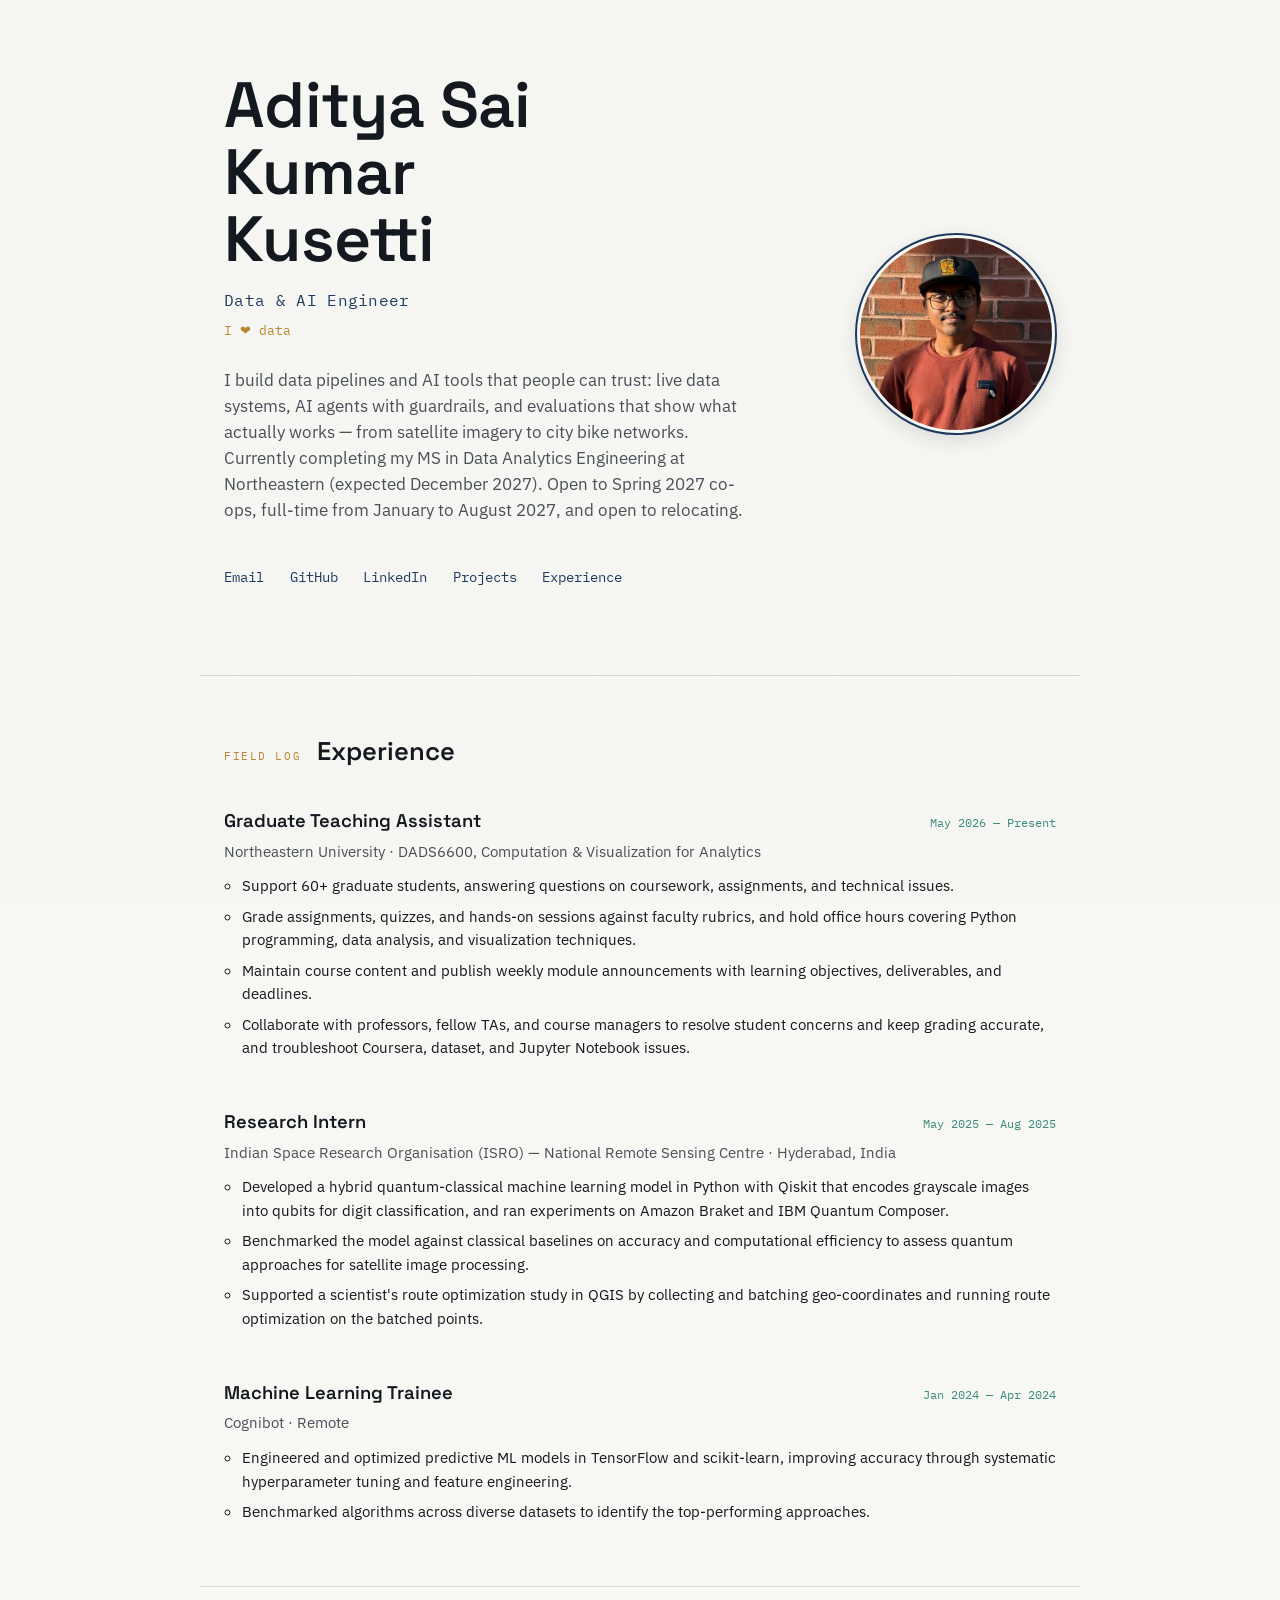
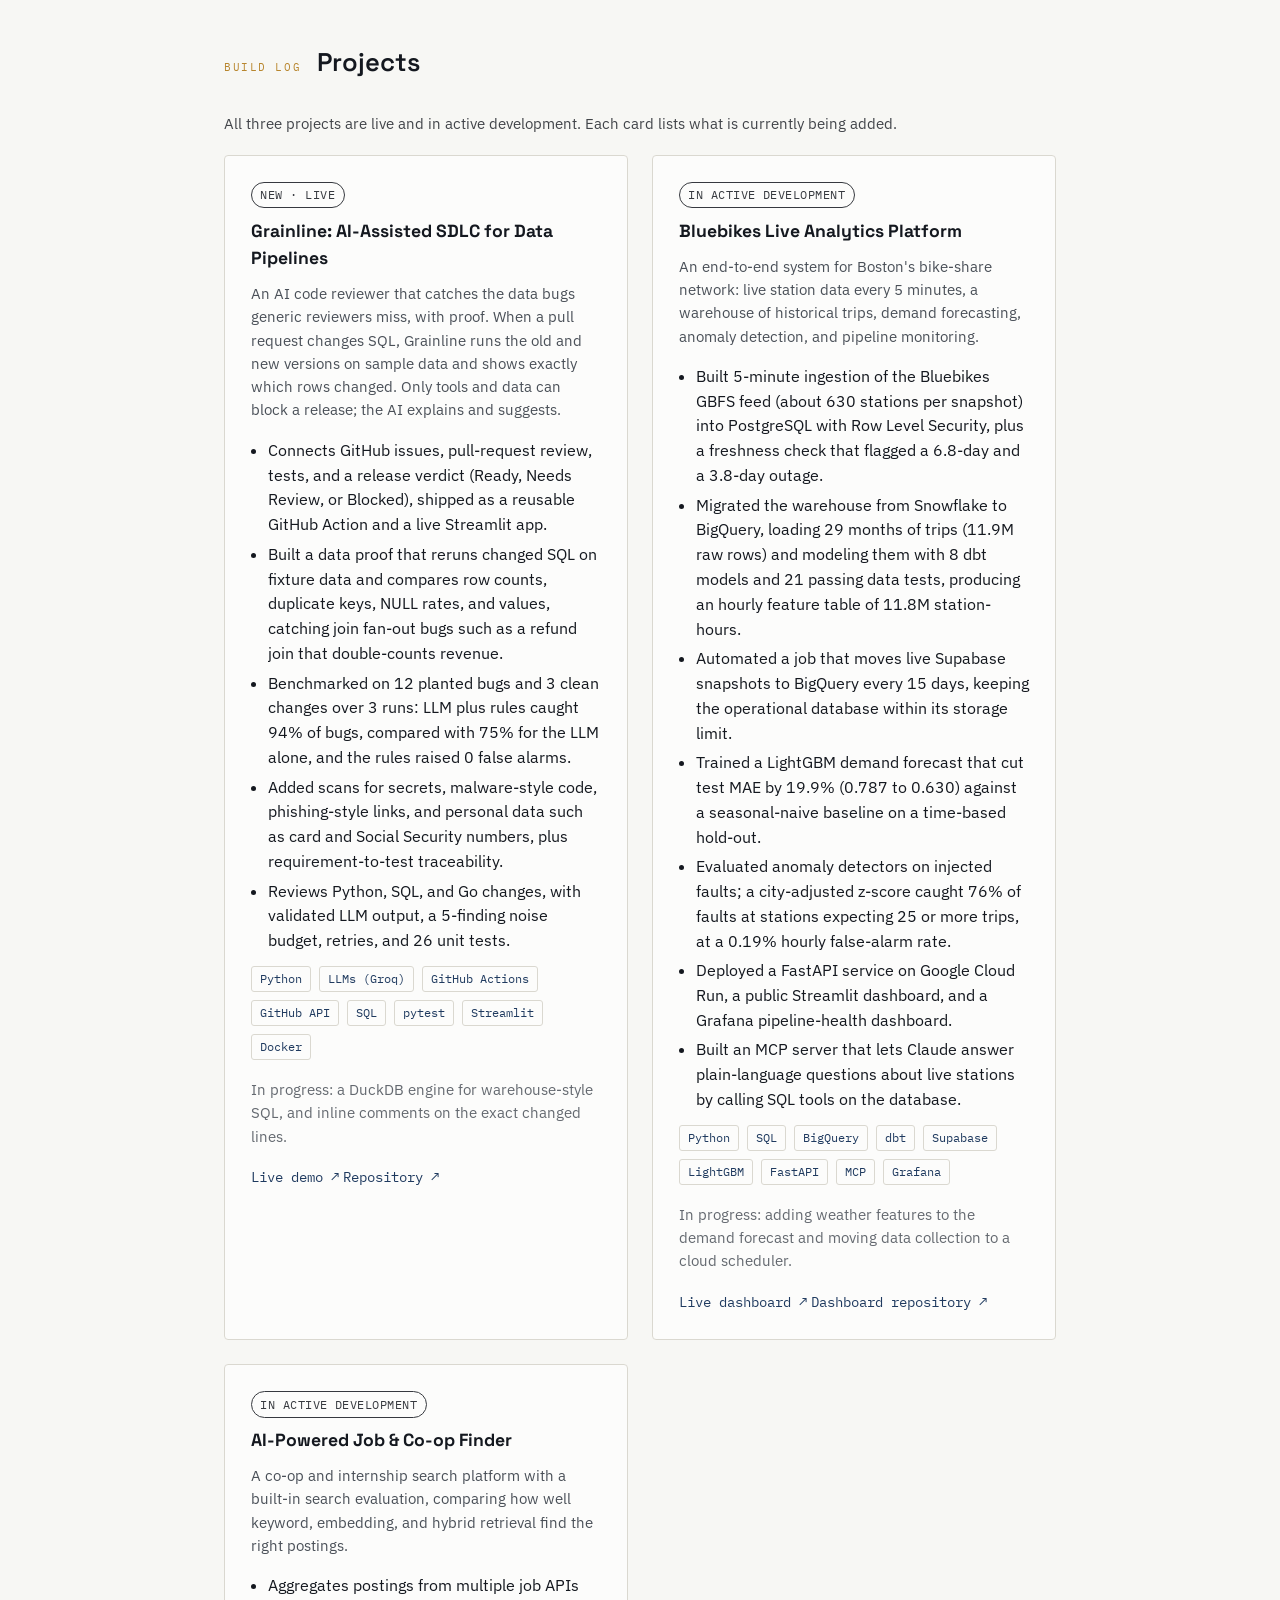
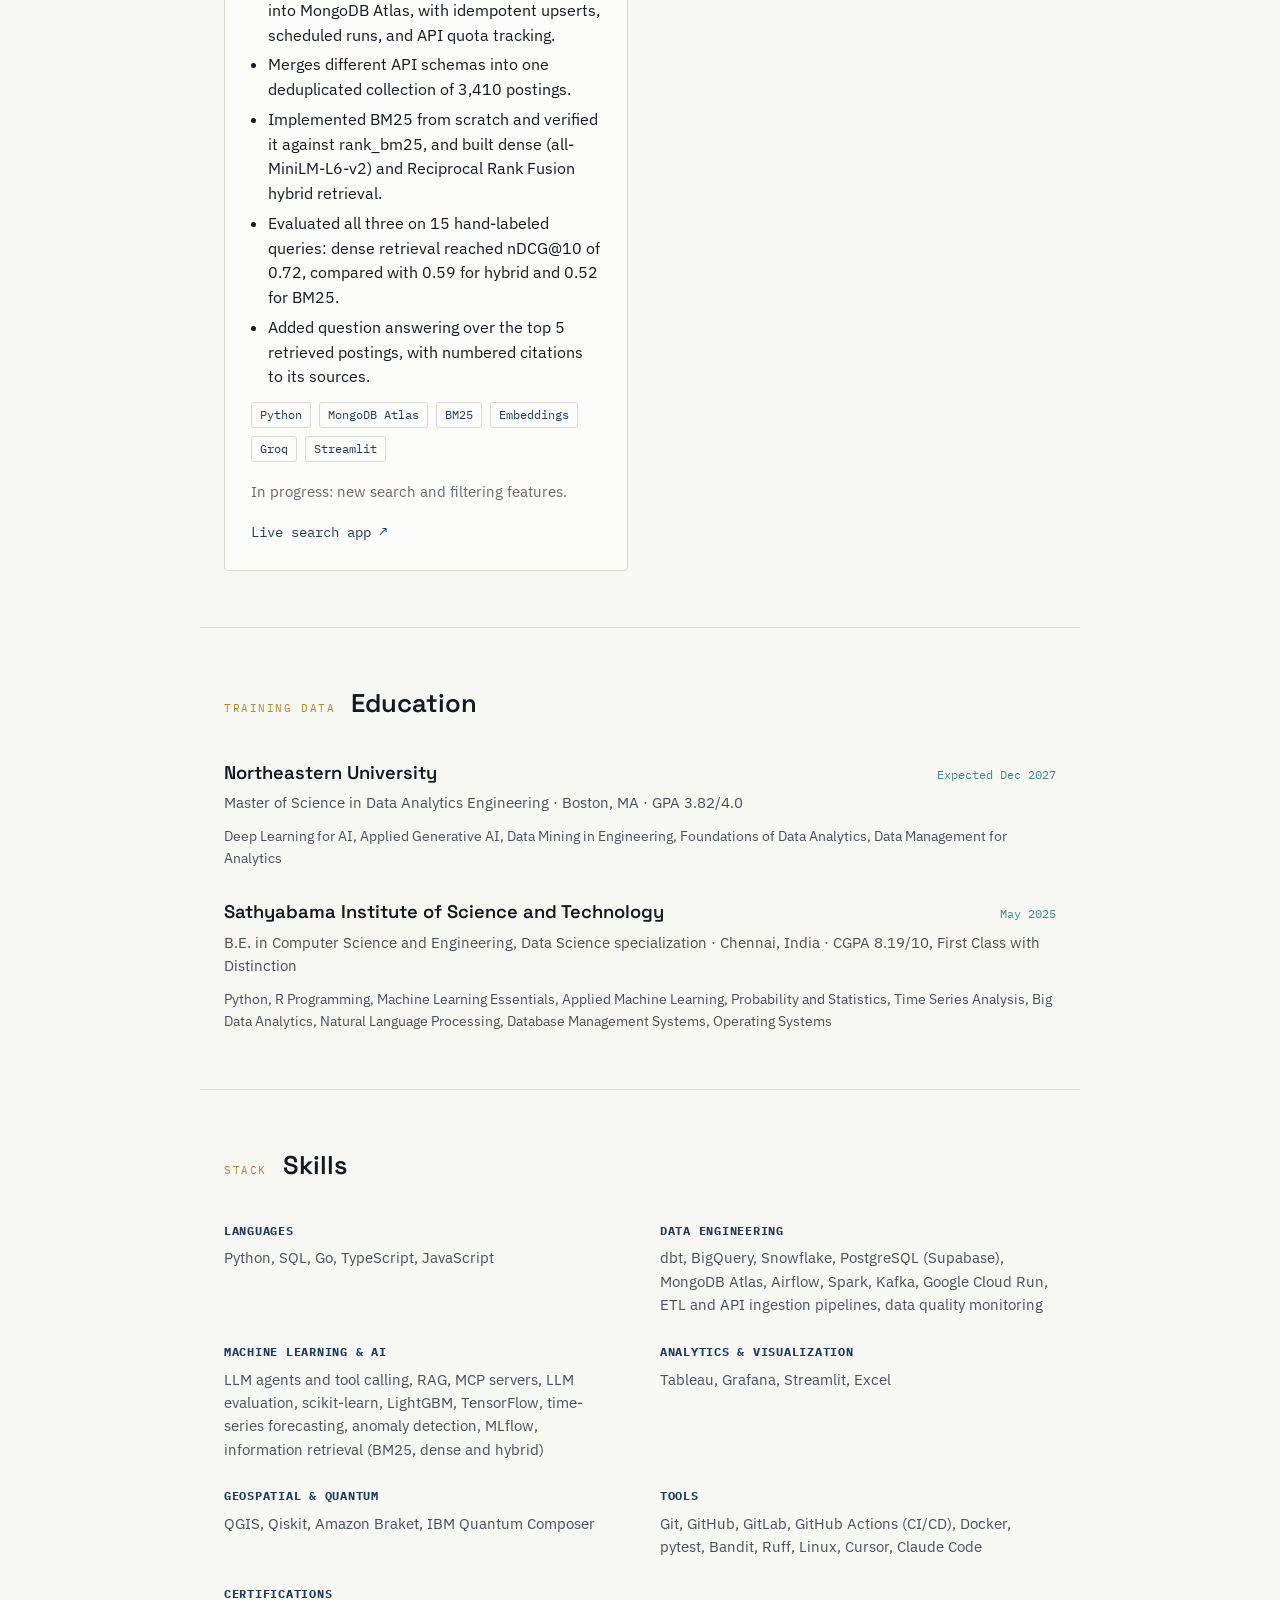
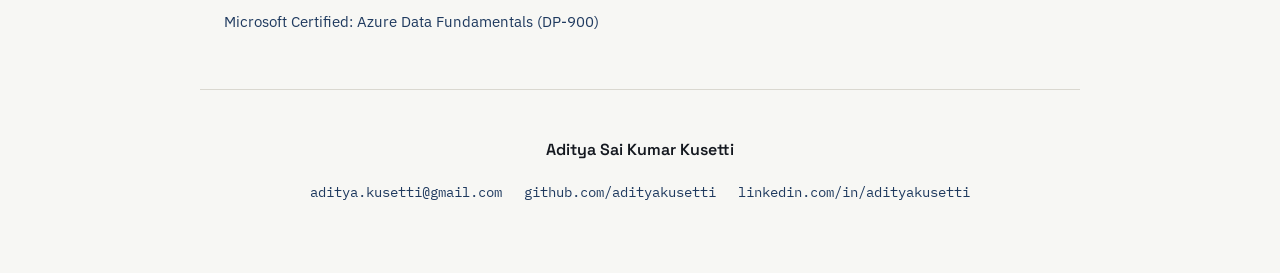
<file: index.html>
<!DOCTYPE html>
<html lang="en">
<head>
<meta charset="UTF-8">
<meta name="viewport" content="width=device-width, initial-scale=1.0">
<title>Aditya Sai Kumar Kusetti — Data &amp; AI Engineer</title>
<meta name="description" content="Portfolio of Aditya Sai Kumar Kusetti, Data &amp; AI Engineer — data pipelines, AI code review, forecasting, and search projects.">

<!-- Favicon -->
<link rel="icon" type="image/png" href="favicon.png">
<link rel="icon" href="favicon.ico" sizes="any">

<!-- Social preview (LinkedIn, Slack, iMessage, etc.) -->
<meta property="og:type" content="website">
<meta property="og:title" content="Aditya Sai Kumar Kusetti — Data &amp; AI Engineer">
<meta property="og:description" content="Portfolio — data pipelines, AI code review, forecasting, and search projects.">
<meta property="og:image" content="https://kusettiaditya.me/og-image.png">
<meta property="og:url" content="https://kusettiaditya.me/">
<meta name="twitter:card" content="summary_large_image">
<meta name="twitter:title" content="Aditya Sai Kumar Kusetti — Data &amp; AI Engineer">
<meta name="twitter:description" content="Portfolio — data pipelines, AI code review, forecasting, and search projects.">
<meta name="twitter:image" content="https://kusettiaditya.me/og-image.png">

<link rel="preconnect" href="https://fonts.googleapis.com">
<link rel="preconnect" href="https://fonts.gstatic.com" crossorigin>
<link href="https://fonts.googleapis.com/css2?family=Space+Grotesk:wght@400;500;600;700&family=IBM+Plex+Sans:wght@400;500;600&family=IBM+Plex+Mono:wght@400;500&display=swap" rel="stylesheet">
<link rel="stylesheet" href="style.css">

<!-- Small additions for the project status notes; everything else uses style.css -->
<style>
  .status-badge {
    display: inline-block;
    font-family: "IBM Plex Mono", monospace;
    font-size: 0.72rem;
    letter-spacing: 0.04em;
    text-transform: uppercase;
    padding: 0.2rem 0.55rem;
    border: 1px solid currentColor;
    border-radius: 999px;
    opacity: 0.85;
    margin-bottom: 0.6rem;
  }
  .section-note { font-size: 0.95rem; opacity: 0.8; margin: -0.4rem 0 1.2rem; }
  .project-card ul.highlights { margin: 0.5rem 0 0.8rem 1.1rem; padding: 0; }
  .project-card ul.highlights li { margin-bottom: 0.3rem; }
  .status-note { font-size: 0.9rem; opacity: 0.85; margin-top: 0.4rem; }
</style>
</head>
<body>
<div class="grain"></div>

<header class="hero">
  <div class="hero-text">
    <h1 class="hero-name">Aditya Sai Kumar<br>Kusetti</h1>
    <p class="hero-role">Data &amp; AI Engineer</p>
    <p class="hero-tagline">I ❤ data</p>
    <p class="hero-bio">I build data pipelines and AI tools that people can trust: live data systems, AI agents with guardrails, and evaluations that show what actually works — from satellite imagery to city bike networks. Currently completing my MS in Data Analytics Engineering at Northeastern (expected December 2027). Open to Spring 2027 co-ops, full-time from January to August 2027, and open to relocating.</p>
    <nav class="hero-links">
      <a href="mailto:aditya.kusetti@gmail.com">Email</a>
      <a href="https://github.com/adityakusetti" target="_blank" rel="noopener">GitHub</a>
      <a href="https://www.linkedin.com/in/adityakusetti/" target="_blank" rel="noopener">LinkedIn</a>
      <a href="#projects">Projects</a>
      <a href="#experience">Experience</a>
    </nav>
  </div>
  <img class="portrait" src="portrait.jpg" alt="Portrait of Aditya Sai Kumar Kusetti">
</header>

<main>

  <section id="experience" class="section">
    <div class="section-head">
      <span class="section-eyebrow">FIELD LOG</span>
      <h2 class="section-title">Experience</h2>
    </div>
    <ol class="timeline">
      <li class="entry">
        <div class="entry-body">
          <div class="entry-top">
            <h3>Graduate Teaching Assistant</h3>
            <span class="entry-date">May 2026 — Present</span>
          </div>
          <p class="entry-org">Northeastern University · DADS6600, Computation &amp; Visualization for Analytics</p>
          <ul>
            <li>Support 60+ graduate students, answering questions on coursework, assignments, and technical issues.</li>
            <li>Grade assignments, quizzes, and hands-on sessions against faculty rubrics, and hold office hours covering Python programming, data analysis, and visualization techniques.</li>
            <li>Maintain course content and publish weekly module announcements with learning objectives, deliverables, and deadlines.</li>
            <li>Collaborate with professors, fellow TAs, and course managers to resolve student concerns and keep grading accurate, and troubleshoot Coursera, dataset, and Jupyter Notebook issues.</li>
          </ul>
        </div>
      </li>
      <li class="entry">
        <div class="entry-body">
          <div class="entry-top">
            <h3>Research Intern</h3>
            <span class="entry-date">May 2025 — Aug 2025</span>
          </div>
          <p class="entry-org">Indian Space Research Organisation (ISRO) — National Remote Sensing Centre · Hyderabad, India</p>
          <ul>
            <li>Developed a hybrid quantum-classical machine learning model in Python with Qiskit that encodes grayscale images into qubits for digit classification, and ran experiments on Amazon Braket and IBM Quantum Composer.</li>
            <li>Benchmarked the model against classical baselines on accuracy and computational efficiency to assess quantum approaches for satellite image processing.</li>
            <li>Supported a scientist's route optimization study in QGIS by collecting and batching geo-coordinates and running route optimization on the batched points.</li>
          </ul>
        </div>
      </li>
      <li class="entry">
        <div class="entry-body">
          <div class="entry-top">
            <h3>Machine Learning Trainee</h3>
            <span class="entry-date">Jan 2024 — Apr 2024</span>
          </div>
          <p class="entry-org">Cognibot · Remote</p>
          <ul>
            <li>Engineered and optimized predictive ML models in TensorFlow and scikit-learn, improving accuracy through systematic hyperparameter tuning and feature engineering.</li>
            <li>Benchmarked algorithms across diverse datasets to identify the top-performing approaches.</li>
          </ul>
        </div>
      </li>
    </ol>
  </section>

  <section id="projects" class="section">
    <div class="section-head">
      <span class="section-eyebrow">BUILD LOG</span>
      <h2 class="section-title">Projects</h2>
    </div>
    <p class="section-note">All three projects are live and in active development. Each card lists what is currently being added.</p>
    <div class="project-grid">

      <article class="project-card">
        <span class="status-badge">New · Live</span>
        <h3>Grainline: AI-Assisted SDLC for Data Pipelines</h3>
        <p>An AI code reviewer that catches the data bugs generic reviewers miss, with proof. When a pull request changes SQL, Grainline runs the old and new versions on sample data and shows exactly which rows changed. Only tools and data can block a release; the AI explains and suggests.</p>
        <ul class="highlights">
          <li>Connects GitHub issues, pull-request review, tests, and a release verdict (Ready, Needs Review, or Blocked), shipped as a reusable GitHub Action and a live Streamlit app.</li>
          <li>Built a data proof that reruns changed SQL on fixture data and compares row counts, duplicate keys, NULL rates, and values, catching join fan-out bugs such as a refund join that double-counts revenue.</li>
          <li>Benchmarked on 12 planted bugs and 3 clean changes over 3 runs: LLM plus rules caught 94% of bugs, compared with 75% for the LLM alone, and the rules raised 0 false alarms.</li>
          <li>Added scans for secrets, malware-style code, phishing-style links, and personal data such as card and Social Security numbers, plus requirement-to-test traceability.</li>
          <li>Reviews Python, SQL, and Go changes, with validated LLM output, a 5-finding noise budget, retries, and 26 unit tests.</li>
        </ul>
        <ul class="tech-list">
          <li>Python</li><li>LLMs (Groq)</li><li>GitHub Actions</li><li>GitHub API</li><li>SQL</li><li>pytest</li><li>Streamlit</li><li>Docker</li>
        </ul>
        <p class="status-note">In progress: a DuckDB engine for warehouse-style SQL, and inline comments on the exact changed lines.</p>
        <div class="project-links">
          <a href="https://grainline-ai.streamlit.app" class="project-link" target="_blank" rel="noopener">Live demo ↗</a>
          <a href="https://github.com/adityakusetti/Grainline" class="project-link" target="_blank" rel="noopener">Repository ↗</a>
        </div>
      </article>

      <article class="project-card">
        <span class="status-badge">In active development</span>
        <h3>Bluebikes Live Analytics Platform</h3>
        <p>An end-to-end system for Boston's bike-share network: live station data every 5 minutes, a warehouse of historical trips, demand forecasting, anomaly detection, and pipeline monitoring.</p>
        <ul class="highlights">
          <li>Built 5-minute ingestion of the Bluebikes GBFS feed (about 630 stations per snapshot) into PostgreSQL with Row Level Security, plus a freshness check that flagged a 6.8-day and a 3.8-day outage.</li>
          <li>Migrated the warehouse from Snowflake to BigQuery, loading 29 months of trips (11.9M raw rows) and modeling them with 8 dbt models and 21 passing data tests, producing an hourly feature table of 11.8M station-hours.</li>
          <li>Automated a job that moves live Supabase snapshots to BigQuery every 15 days, keeping the operational database within its storage limit.</li>
          <li>Trained a LightGBM demand forecast that cut test MAE by 19.9% (0.787 to 0.630) against a seasonal-naive baseline on a time-based hold-out.</li>
          <li>Evaluated anomaly detectors on injected faults; a city-adjusted z-score caught 76% of faults at stations expecting 25 or more trips, at a 0.19% hourly false-alarm rate.</li>
          <li>Deployed a FastAPI service on Google Cloud Run, a public Streamlit dashboard, and a Grafana pipeline-health dashboard.</li>
          <li>Built an MCP server that lets Claude answer plain-language questions about live stations by calling SQL tools on the database.</li>
        </ul>
        <ul class="tech-list">
          <li>Python</li><li>SQL</li><li>BigQuery</li><li>dbt</li><li>Supabase</li><li>LightGBM</li><li>FastAPI</li><li>MCP</li><li>Grafana</li>
        </ul>
        <p class="status-note">In progress: adding weather features to the demand forecast and moving data collection to a cloud scheduler.</p>
        <div class="project-links">
          <a href="https://bluebikes-live.streamlit.app/" class="project-link" target="_blank" rel="noopener">Live dashboard ↗</a>
          <a href="https://github.com/adityakusetti/bluebikes-dashboard" class="project-link" target="_blank" rel="noopener">Dashboard repository ↗</a>
        </div>
      </article>

      <article class="project-card">
        <span class="status-badge">In active development</span>
        <h3>AI-Powered Job &amp; Co-op Finder</h3>
        <p>A co-op and internship search platform with a built-in search evaluation, comparing how well keyword, embedding, and hybrid retrieval find the right postings.</p>
        <ul class="highlights">
          <li>Aggregates postings from multiple job APIs into MongoDB Atlas, with idempotent upserts, scheduled runs, and API quota tracking.</li>
          <li>Merges different API schemas into one deduplicated collection of 3,410 postings.</li>
          <li>Implemented BM25 from scratch and verified it against rank_bm25, and built dense (all-MiniLM-L6-v2) and Reciprocal Rank Fusion hybrid retrieval.</li>
          <li>Evaluated all three on 15 hand-labeled queries: dense retrieval reached nDCG@10 of 0.72, compared with 0.59 for hybrid and 0.52 for BM25.</li>
          <li>Added question answering over the top 5 retrieved postings, with numbered citations to its sources.</li>
        </ul>
        <ul class="tech-list">
          <li>Python</li><li>MongoDB Atlas</li><li>BM25</li><li>Embeddings</li><li>Groq</li><li>Streamlit</li>
        </ul>
        <p class="status-note">In progress: new search and filtering features.</p>
        <div class="project-links">
          <a href="https://jobfinder-search.streamlit.app/" class="project-link" target="_blank" rel="noopener">Live search app ↗</a>
        </div>
      </article>

    </div>
  </section>

  <section id="education" class="section">
    <div class="section-head">
      <span class="section-eyebrow">TRAINING DATA</span>
      <h2 class="section-title">Education</h2>
    </div>
    <ul class="edu-list">
      <li class="edu-entry">
        <div class="entry-top">
          <h3>Northeastern University</h3>
          <span class="entry-date">Expected Dec 2027</span>
        </div>
        <p class="entry-org">Master of Science in Data Analytics Engineering · Boston, MA · GPA 3.82/4.0</p>
        <p class="edu-courses">Deep Learning for AI, Applied Generative AI, Data Mining in Engineering, Foundations of Data Analytics, Data Management for Analytics</p>
      </li>
      <li class="edu-entry">
        <div class="entry-top">
          <h3>Sathyabama Institute of Science and Technology</h3>
          <span class="entry-date">May 2025</span>
        </div>
        <p class="entry-org">B.E. in Computer Science and Engineering, Data Science specialization · Chennai, India · CGPA 8.19/10, First Class with Distinction</p>
        <p class="edu-courses">Python, R Programming, Machine Learning Essentials, Applied Machine Learning, Probability and Statistics, Time Series Analysis, Big Data Analytics, Natural Language Processing, Database Management Systems, Operating Systems</p>
      </li>
    </ul>
  </section>

  <section id="skills" class="section">
    <div class="section-head">
      <span class="section-eyebrow">STACK</span>
      <h2 class="section-title">Skills</h2>
    </div>
    <div class="skill-groups">
      <div class="skill-group">
        <h3>Languages</h3>
        <p>Python, SQL, Go, TypeScript, JavaScript</p>
      </div>
      <div class="skill-group">
        <h3>Data Engineering</h3>
        <p>dbt, BigQuery, Snowflake, PostgreSQL (Supabase), MongoDB Atlas, Airflow, Spark, Kafka, Google Cloud Run, ETL and API ingestion pipelines, data quality monitoring</p>
      </div>
      <div class="skill-group">
        <h3>Machine Learning &amp; AI</h3>
        <p>LLM agents and tool calling, RAG, MCP servers, LLM evaluation, scikit-learn, LightGBM, TensorFlow, time-series forecasting, anomaly detection, MLflow, information retrieval (BM25, dense and hybrid)</p>
      </div>
      <div class="skill-group">
        <h3>Analytics &amp; Visualization</h3>
        <p>Tableau, Grafana, Streamlit, Excel</p>
      </div>
      <div class="skill-group">
        <h3>Geospatial &amp; Quantum</h3>
        <p>QGIS, Qiskit, Amazon Braket, IBM Quantum Composer</p>
      </div>
      <div class="skill-group">
        <h3>Tools</h3>
        <p>Git, GitHub, GitLab, GitHub Actions (CI/CD), Docker, pytest, Bandit, Ruff, Linux, Cursor, Claude Code</p>
      </div>
      <div class="skill-group">
        <h3>Certifications</h3>
        <p><a href="https://learn.microsoft.com/api/credentials/share/en-us/KusettiAdityaSaiKumar-8776/701B523C93B0BF07?sharingId=BCB0F418534E19BD" target="_blank" rel="noopener">Microsoft Certified: Azure Data Fundamentals (DP-900)</a></p>
      </div>
    </div>
  </section>

</main>

<footer class="footer">
  <p>Aditya Sai Kumar Kusetti</p>
  <nav class="footer-links">
    <a href="mailto:aditya.kusetti@gmail.com">aditya.kusetti@gmail.com</a>
    <a href="https://github.com/adityakusetti" target="_blank" rel="noopener">github.com/adityakusetti</a>
    <a href="https://www.linkedin.com/in/adityakusetti/" target="_blank" rel="noopener">linkedin.com/in/adityakusetti</a>
  </nav>
</footer>

<script src="script.js"></script>
</body>
</html>
</file>
<file: style.css>
:root {
  --paper: #F7F7F4;
  --ink: #14181F;
  --ink-soft: #4A5058;
  --navy: #1F3A5F;
  --signal: #3D8B7D;
  --line: #DAD8D0;
  --marker: #B8862E;
  --max-w: 880px;

  --font-display: 'Space Grotesk', sans-serif;
  --font-body: 'IBM Plex Sans', sans-serif;
  --font-mono: 'IBM Plex Mono', monospace;
}

* { box-sizing: border-box; }

html, body {
  max-width: 100%;
  overflow-x: hidden;
}

img {
  max-width: 100%;
  height: auto;
}

html {
  scroll-behavior: smooth;
}

@media (prefers-reduced-motion: reduce) {
  html { scroll-behavior: auto; }
  *, *::before, *::after {
    animation-duration: 0.001ms !important;
    animation-iteration-count: 1 !important;
    transition-duration: 0.001ms !important;
  }
}

body {
  margin: 0;
  background: var(--paper);
  color: var(--ink);
  font-family: var(--font-body);
  line-height: 1.55;
  -webkit-font-smoothing: antialiased;
}

a {
  color: var(--navy);
  text-decoration: none;
  border-bottom: 1px solid transparent;
  transition: border-color 0.2s ease, color 0.2s ease;
}
a:hover, a:focus-visible {
  border-color: currentColor;
}
a:focus-visible {
  outline: 2px solid var(--signal);
  outline-offset: 3px;
  border-radius: 2px;
}

/* subtle paper grain, purely decorative */
.grain {
  position: fixed;
  top: 0;
  right: 0;
  bottom: 0;
  left: 0;
  pointer-events: none;
  z-index: 0;
  opacity: 0.035;
  background-image: url("data:image/svg+xml,%3Csvg xmlns='http://www.w3.org/2000/svg' width='120' height='120'%3E%3Cfilter id='n'%3E%3CfeTurbulence type='fractalNoise' baseFrequency='0.9' numOctaves='2' stitchTiles='stitch'/%3E%3C/filter%3E%3Crect width='100%25' height='100%25' filter='url(%23n)'/%3E%3C/svg%3E");
}

/* ---------- HERO ---------- */

.hero {
  position: relative;
  max-width: var(--max-w);
  margin: 0 auto;
  padding: 4.5rem 1.5rem 5rem;
  z-index: 1;
  display: flex;
  align-items: center;
  justify-content: space-between;
  gap: 2.5rem;
}

.hero-text {
  flex: 1;
  min-width: 0;
}

.portrait {
  flex-shrink: 0;
  width: 200px;
  height: 200px;
  border-radius: 50%;
  object-fit: cover;
  border: 4px solid var(--paper);
  outline: 2px solid var(--navy);
  outline-offset: -1px;
  box-shadow: 0 6px 20px rgba(20, 24, 31, 0.12);
}

.hero-name {
  font-family: var(--font-display);
  font-weight: 600;
  font-size: clamp(2.4rem, 6vw, 4rem);
  line-height: 1.05;
  margin: 0 0 0.9rem;
  max-width: 11ch;
  letter-spacing: -0.01em;
}

.hero-role {
  font-family: var(--font-mono);
  font-size: 1rem;
  color: var(--navy);
  margin: 0 0 0.5rem;
  letter-spacing: 0.02em;
}

.hero-tagline {
  font-family: var(--font-mono);
  font-size: 0.82rem;
  color: var(--marker);
  margin: 0 0 1.6rem;
}

.hero-bio {
  max-width: 52ch;
  color: var(--ink-soft);
  font-size: 1.05rem;
  margin: 0 0 2.4rem;
}

.hero-links {
  display: flex;
  flex-wrap: wrap;
  gap: 0.4rem 1.6rem;
  font-family: var(--font-mono);
  font-size: 0.88rem;
}
.hero-links a {
  padding: 0.35rem 0;
  display: inline-block;
}

/* ---------- SECTIONS ---------- */

.section {
  position: relative;
  max-width: var(--max-w);
  margin: 0 auto;
  padding: 3.5rem 1.5rem;
  border-top: 1px solid var(--line);
  z-index: 1;
}

.section-head {
  display: flex;
  align-items: baseline;
  gap: 1rem;
  margin-bottom: 2.2rem;
}

.section-eyebrow {
  font-family: var(--font-mono);
  font-size: 0.7rem;
  letter-spacing: 0.14em;
  color: var(--marker);
}

.section-title {
  font-family: var(--font-display);
  font-size: 1.6rem;
  font-weight: 600;
  margin: 0;
}

/* ---------- TIMELINE / EXPERIENCE ---------- */

.timeline {
  list-style: none;
  margin: 0;
  padding: 0;
  display: flex;
  flex-direction: column;
  gap: 2.6rem;
}

.entry-top {
  display: flex;
  justify-content: space-between;
  align-items: baseline;
  gap: 1rem;
  flex-wrap: wrap;
}

.entry-body h3, .edu-entry h3 {
  font-family: var(--font-display);
  font-size: 1.15rem;
  font-weight: 600;
  margin: 0;
}

.entry-date {
  font-family: var(--font-mono);
  font-size: 0.78rem;
  color: var(--signal);
  white-space: nowrap;
}

.entry-org {
  color: var(--ink-soft);
  font-size: 0.95rem;
  margin: 0.25rem 0 0.7rem;
}

.entry-body ul {
  margin: 0;
  padding-left: 1.1rem;
}
.entry-body li {
  margin-bottom: 0.4rem;
  font-size: 0.96rem;
}

/* ---------- PROJECTS ---------- */

.project-grid {
  display: grid;
  grid-template-columns: repeat(2, 1fr);
  gap: 1.5rem;
}

.project-card {
  border: 1px solid var(--line);
  border-radius: 4px;
  padding: 1.6rem;
  background: #FCFCFB;
  transition: border-color 0.2s ease, transform 0.2s ease;
}

.project-card:hover {
  border-color: var(--signal);
  transform: translateY(-2px);
}

.project-card h3 {
  font-family: var(--font-display);
  font-size: 1.1rem;
  margin: 0 0 0.6rem;
}

.project-card p {
  font-size: 0.94rem;
  color: var(--ink-soft);
  margin: 0 0 1rem;
}

.tech-list {
  list-style: none;
  display: flex;
  flex-wrap: wrap;
  gap: 0.5rem;
  padding: 0;
  margin: 0 0 1.1rem;
}
.tech-list li {
  font-family: var(--font-mono);
  font-size: 0.72rem;
  border: 1px solid var(--line);
  border-radius: 3px;
  padding: 0.2rem 0.5rem;
  color: var(--navy);
}

.project-link {
  font-family: var(--font-mono);
  font-size: 0.85rem;
}

/* ---------- EDUCATION ---------- */

.edu-list {
  list-style: none;
  margin: 0;
  padding: 0;
  display: flex;
  flex-direction: column;
  gap: 1.8rem;
}

.edu-courses {
  font-size: 0.88rem;
  color: var(--ink-soft);
  margin: 0;
}

/* ---------- SKILLS ---------- */

.skill-groups {
  display: grid;
  grid-template-columns: repeat(2, 1fr);
  gap: 1.6rem 2.5rem;
}

.skill-group h3 {
  font-family: var(--font-mono);
  font-size: 0.78rem;
  letter-spacing: 0.06em;
  color: var(--navy);
  margin: 0 0 0.4rem;
  text-transform: uppercase;
}
.skill-group p {
  margin: 0;
  font-size: 0.94rem;
  color: var(--ink-soft);
}

/* ---------- FOOTER ---------- */

.footer {
  max-width: var(--max-w);
  margin: 0 auto;
  padding: 3rem 1.5rem 4rem;
  border-top: 1px solid var(--line);
  text-align: center;
  position: relative;
  z-index: 1;
}

.footer p {
  font-family: var(--font-display);
  font-weight: 600;
  margin: 0 0 0.8rem;
}

.footer-links {
  display: flex;
  justify-content: center;
  flex-wrap: wrap;
  gap: 0.4rem 1.4rem;
  font-family: var(--font-mono);
  font-size: 0.85rem;
}
.footer-links a {
  padding: 0.35rem 0;
  display: inline-block;
}

/* ---------- RESPONSIVE ---------- */

@media (max-width: 640px) {
  .hero {
    flex-direction: column-reverse;
    align-items: center;
    text-align: center;
    gap: 1.5rem;
    padding: 3rem 1.25rem 3.5rem;
  }
  .hero-bio {
    margin-left: auto;
    margin-right: auto;
  }
  .hero-name {
    margin-left: auto;
    margin-right: auto;
  }
  .hero-links {
    justify-content: center;
  }
  .portrait {
    width: 120px;
    height: 120px;
  }
  .section {
    padding: 2.5rem 1.25rem;
  }
  .section-head {
    flex-wrap: wrap;
    gap: 0.4rem 1rem;
  }
  .entry-top {
    flex-direction: column;
    align-items: flex-start;
    gap: 0.2rem;
  }
  .entry-date {
    margin-top: 0.1rem;
  }
  .project-grid, .skill-groups {
    grid-template-columns: 1fr;
  }
}

@media (max-width: 400px) {
  .hero-name {
    font-size: 2.1rem;
  }
  .hero-bio {
    font-size: 1rem;
  }
  .portrait {
    width: 96px;
    height: 96px;
  }
  .project-card {
    padding: 1.2rem;
  }
}

/* ---------- SCROLL REVEAL ---------- */

.section {
  opacity: 0;
  transform: translateY(14px);
  transition: opacity 0.6s ease, transform 0.6s ease;
}
.section.in-view {
  opacity: 1;
  transform: translateY(0);
}
.hero {
  opacity: 0;
  animation: reveal 0.7s ease 0.05s forwards;
}
@keyframes reveal {
  to { opacity: 1; }
}
</file>
